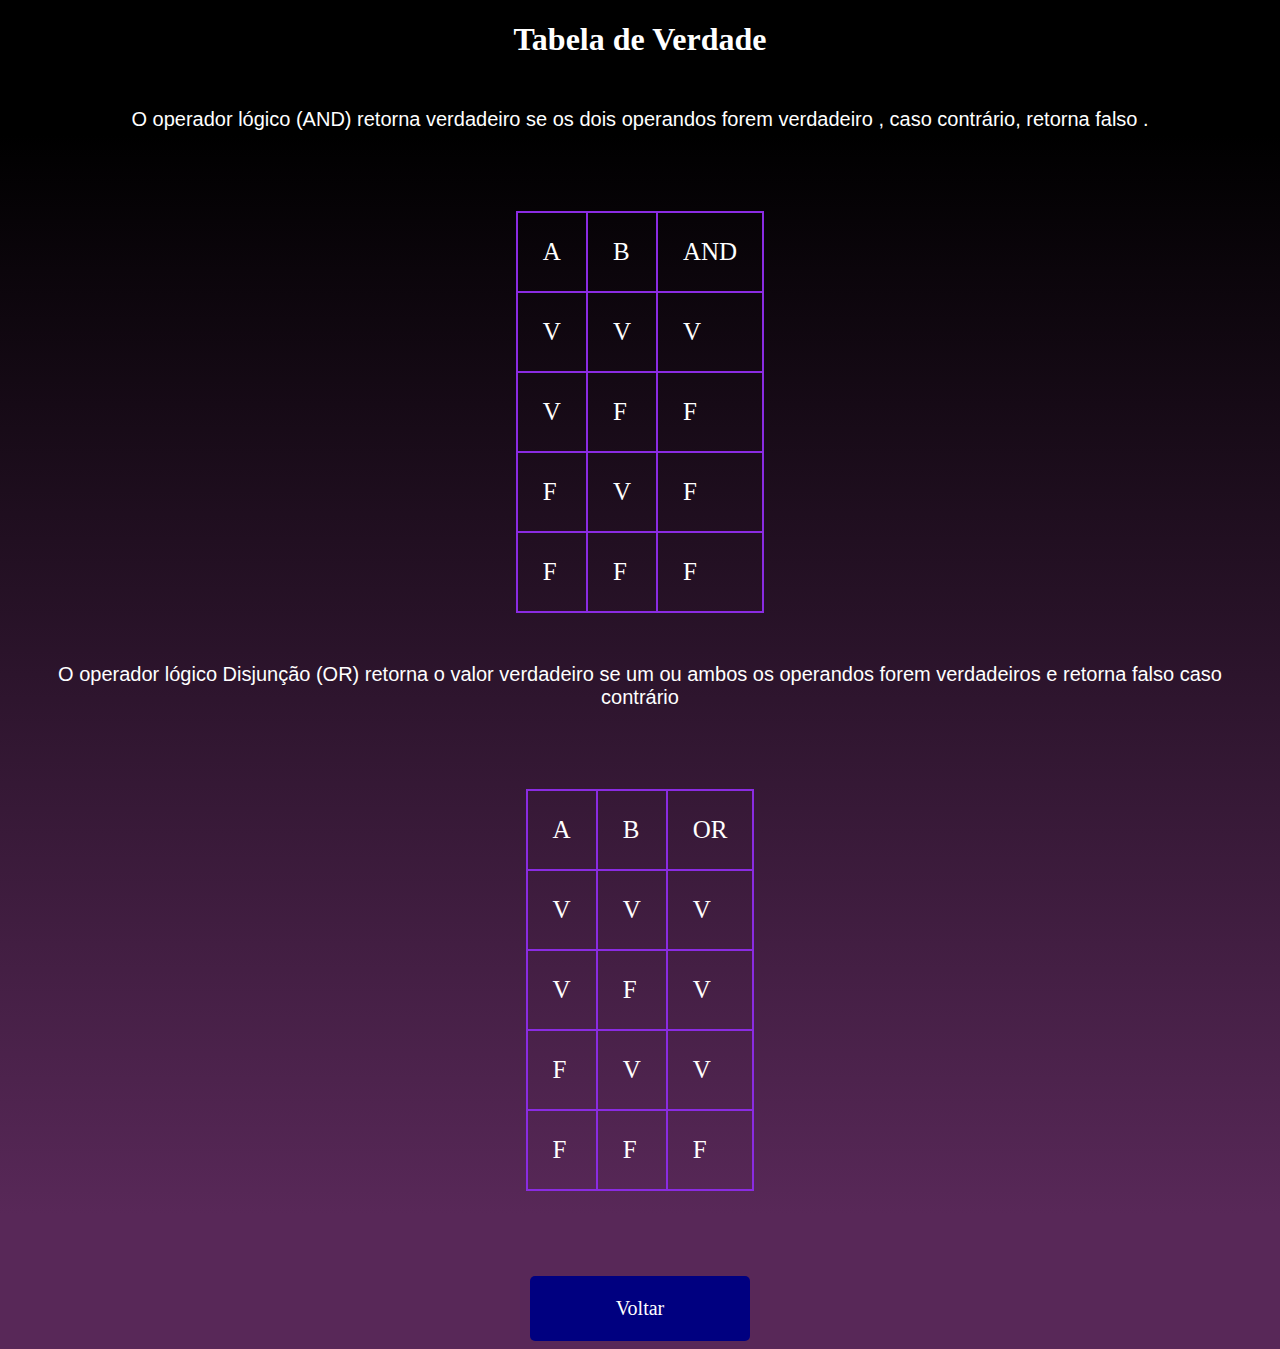
<file: Index.Html>
<!DOCTYPE html>
<html lang="pt-br">
<head>
    <meta charset="UTF-8">
    <meta name="viewport" content="width=device-width, initial-scale=1.0">
    <title>Tabela de Verdade 2</title>
    <link rel="stylesheet" href="style.css">
</head>
<body>
    <h1>Tabela de Verdade </h1>
    <p>O operador lógico (AND) retorna verdadeiro se os dois operandos forem verdadeiro , caso contrário, retorna falso .</p>
 <table class="item">
    <tr>
        <td>A</td>
        <td>B</td>
        <td >AND</td>
    </tr>
    <tr>
         <td>V</td>
         <td>V</td>
         <td>V</td>
    </tr>
    <tr>
         <td>V</td>
         <td>F</td>
         <td>F</td>
    </tr>
    <tr>
         <td>F</td>
         <td>V</td>
         <td>F</td>
    </tr>
    <tr>
         <td>F</td>
         <td>F</td>
         <td>F</td>
    </tr>
 </table>


 <p>O operador lógico Disjunção (OR) retorna o valor verdadeiro se um ou ambos os operandos forem verdadeiros e retorna falso caso contrário</p>

 <table class="item">
    <tr>
        <td>A</td>
        <td>B</td>
        <td >OR</td>
    </tr>
    <tr>
         <td>V</td>
         <td>V</td>
         <td>V</td>
    </tr>
    <tr>
         <td>V</td>
         <td>F</td>
         <td>V</td>
    </tr>
    <tr>
         <td>F</td>
         <td>V</td>
         <td>V</td>
    </tr>
    <tr>
         <td>F</td>
         <td>F</td>
         <td>F</td>
    </tr>
 </table>

<button><a href="TELA.html">Voltar</a></button>

    
</body>
</html>
</file>
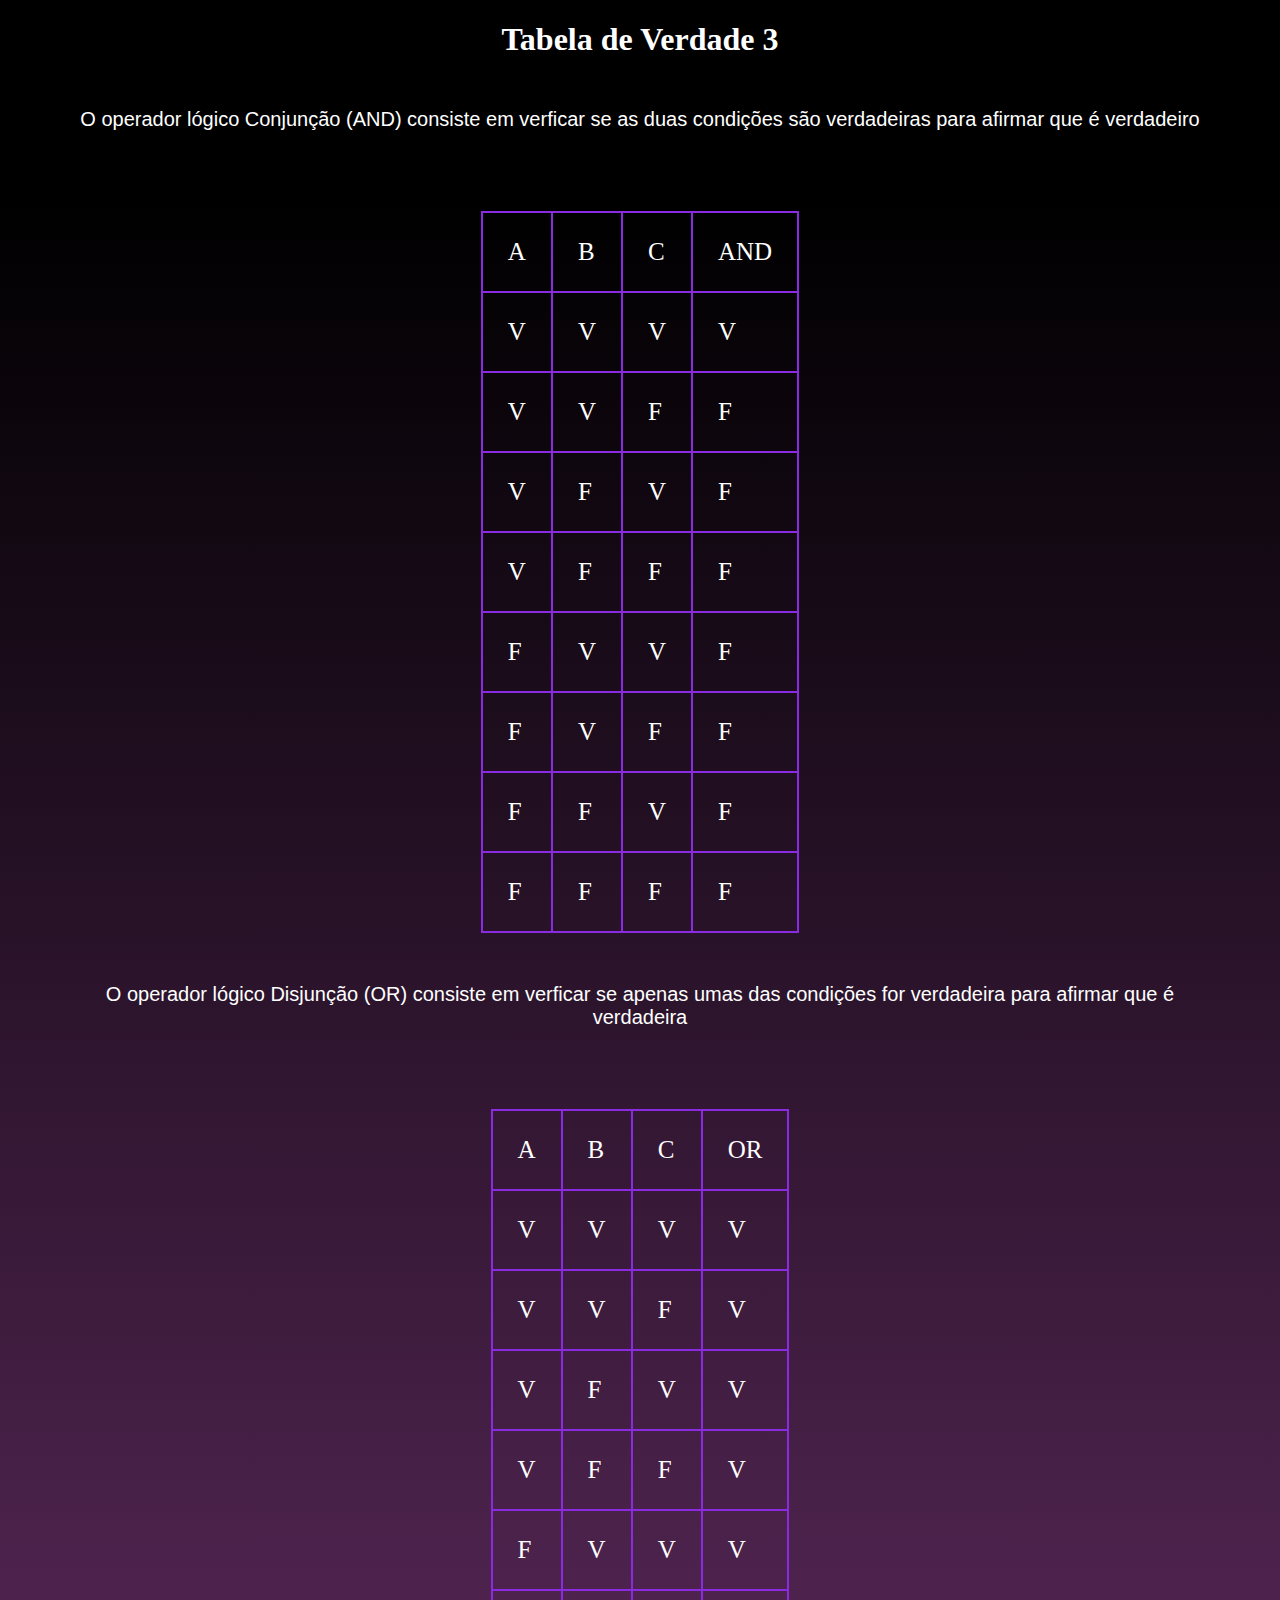
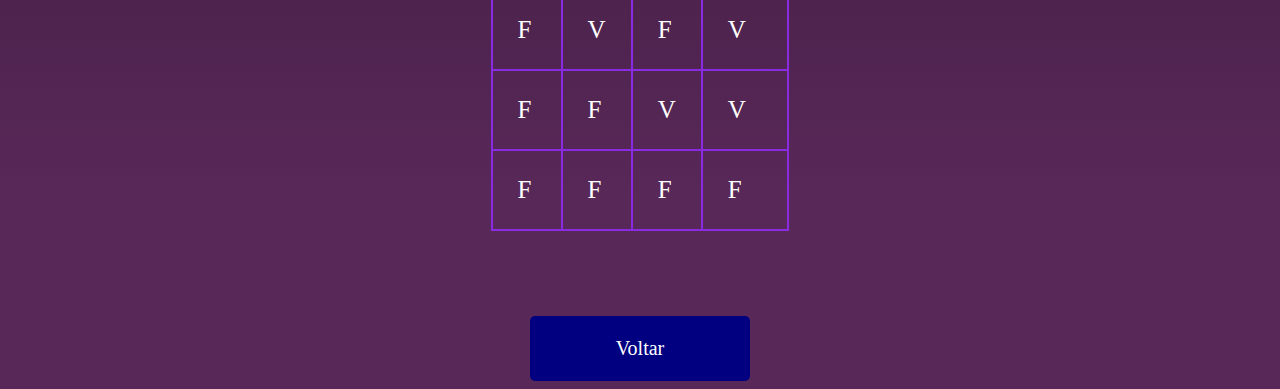
<file: index1.html>
<!DOCTYPE html>
<html lang="Pt-br">
<head>
    <meta charset="UTF-8">
    <meta name="viewport" content="width=device-width, initial-scale=1.0">
    <title>Tabela de verdade 3</title>
    <link rel="stylesheet" href="index1.css">
</head>
<body>
    <h1>Tabela de Verdade 3</h1>
    <p>O operador lógico Conjunção (AND) consiste em verficar se as duas condições são verdadeiras para afirmar que é verdadeiro</p>
    <table class="item">
        <tr>
            <td>A</td>
            <td>B</td>
            <td>C</td>
            <td >AND</td>
        </tr>
        <tr>
             <td>V</td>
             <td>V</td>
             <td>V</td>
             <td>V</td>
        </tr>
        <tr>
             <td>V</td>
             <td>V</td>
             <td>F</td>
             <td>F</td>
        </tr>
        <tr>
             <td>V</td>
             <td>F</td>
             <td>V</td>
             <td>F</td>
        </tr>
        <tr>
            <Td>V</Td>
             <td>F</td>
             <td>F</td>
             <td>F</td>
        </tr>
        <tr>
            <td>F</td>
            <td>V</td>
            <td>V</td>
            <td>F</td>
       </tr>
       <tr>
            <td>F</td>
            <td>V</td>
            <td>F</td>
            <td>F</td>
       </tr>
       <tr>
            <td>F</td>
            <td>F</td>
            <td>V</td>
            <td>F</td>
       </tr>
       <tr>
           <Td>F</Td>
            <td>F</td>
            <td>F</td>
            <td>F</td>
       </tr>
     </table>    

     <p>O operador lógico  Disjunção (OR) consiste em verficar se apenas umas das condições for verdadeira para afirmar que é verdadeira</p>

     <table class="item">
        <tr>
            <td>A</td>
            <td>B</td>
            <td>C</td>
            <td> OR</td>
        </tr>
        <tr>
             <td>V</td>
             <td>V</td>
             <td>V</td>
             <td>V</td>
        </tr>
        <tr>
             <td>V</td>
             <td>V</td>
             <td>F</td>
             <td>V</td>
        </tr>
        <tr>
             <td>V</td>
             <td>F</td>
             <td>V</td>
             <td>V</td>
        </tr>
        <tr>
            <Td>V</Td>
             <td>F</td>
             <td>F</td>
             <td>V</td>
        </tr>
        <tr>
            <td>F</td>
            <td>V</td>
            <td>V</td>
            <td>V</td>
       </tr>
       <tr>
            <td>F</td>
            <td>V</td>
            <td>F</td>
            <td>V</td>
       </tr>
       <tr>
            <td>F</td>
            <td>F</td>
            <td>V</td>
            <td>V</td>
       </tr>
       <tr>
           <Td>F</Td>
            <td>F</td>
            <td>F</td>
            <td>F</td>
       </tr>
     </table>   
     <button><a  class="Botao-voltar"     href="TELA.html">Voltar</a></button>

</body>
</html>
</file>
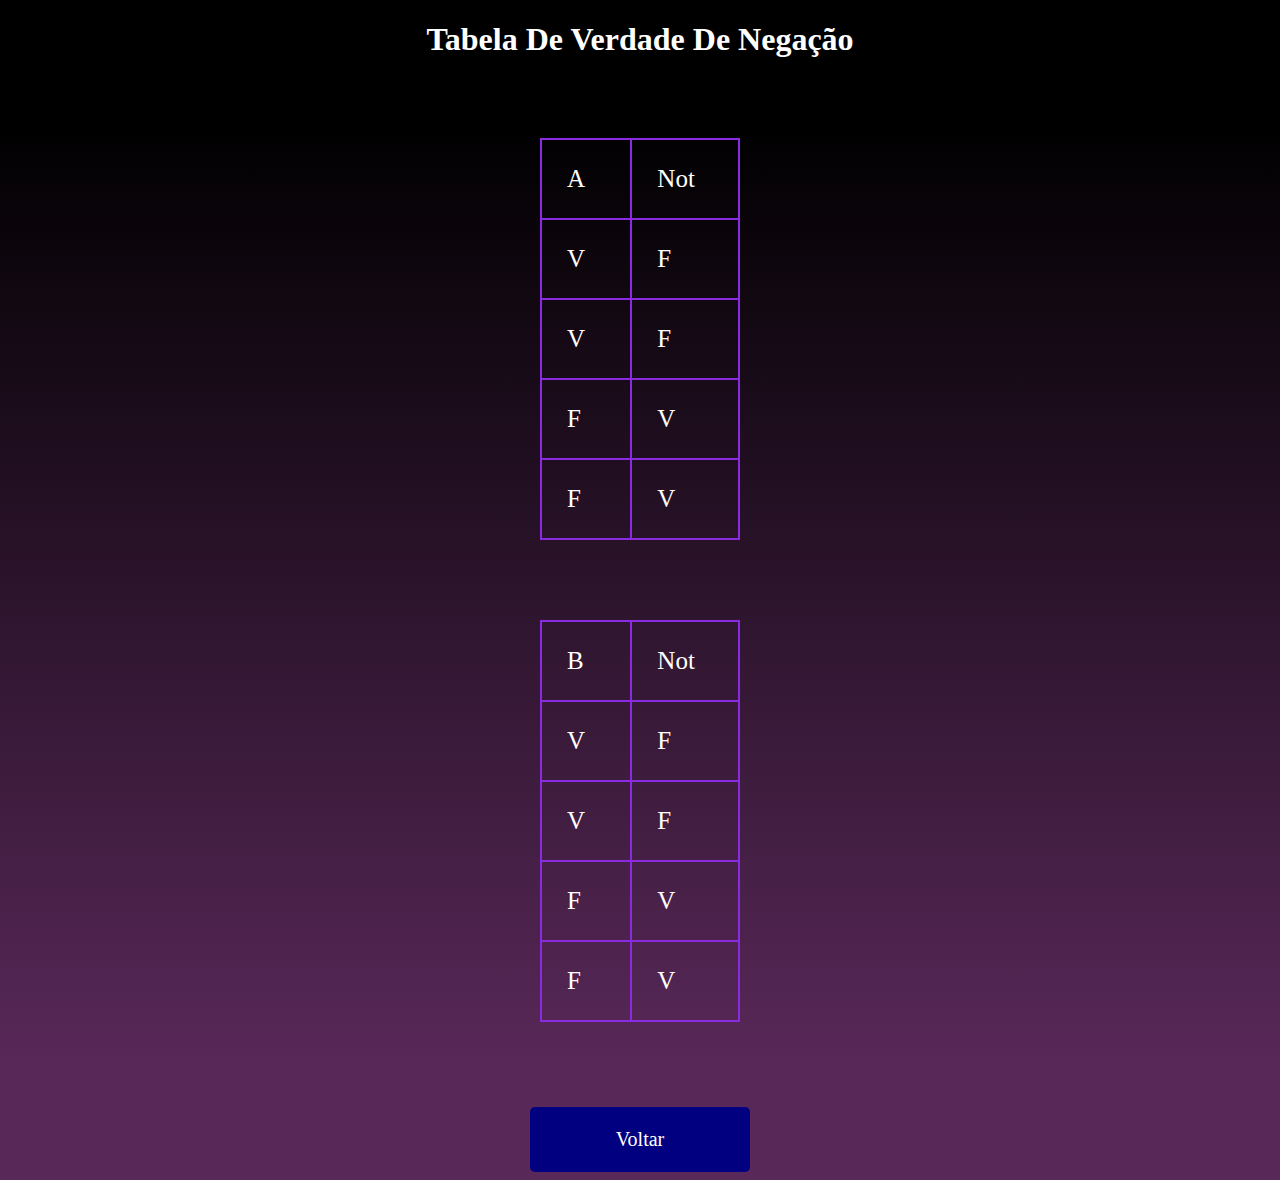
<file: Negação.html>
<!DOCTYPE html>
<html lang="pt-br">
<head>
    <meta charset="UTF-8">
    <meta name="viewport" content="width=device-width, initial-scale=1.0">
    <title>Tabela de negação</title>
    <link rel="stylesheet" href="negação.css">
</head>
<body>
    <h1>Tabela De Verdade De Negação</h1>
    <table class="item">
        <tr>
            <td>A</td>
            <td>Not</td>
        </tr>
        <tr>
             <td>V</td>
             <td>F</td>
        </tr>
        <tr>
             <td>V</td>
             <td>F</td>
        </tr>
        <tr>
             <td>F</td>
             <td>V</td>
        </tr>
        <tr>
             <td>F</td>
             <td>V</td>
        </tr>
     </table>

     <table class="item">
        <tr>
            <td>B</td>
            <td>Not</td>
        </tr>
        <tr>
             <td>V</td>
             <td>F</td>
        </tr>
        <tr>
             <td>V</td>
             <td>F</td>
        </tr>
        <tr>
             <td>F</td>
             <td>V</td>
        </tr>
        <tr>
             <td>F</td>
             <td>V</td>
        </tr>
     </table>
    <button><a  class="Botao-voltar" href="TELA.html">Voltar</a></button>

    
</body>
</html>
</file>
<file: style.css>
.item,tr,td{
    border: 2px solid blueviolet;
    border-collapse: collapse;
    padding: 25px;
    margin: auto;
    margin-top: 80px;
    font-size: 25px; 
    width: 200px;
    color: white;

}

h1{
  text-align: center;
  justify-content: center;
  color: white;


}

P{
 font-family: almarai, sans-serif;
font-style: normal;
font-weight: 300;
font-size: 20px;
text-align: center;
 justify-self: center;
margin: 50px; 
color: white;
}

body{
  background: linear-gradient(to top, rgb(88, 40, 88) 10%, black 90%);
}



button{
  width: 220px;
  height: 65px;
  display: block;
  margin-left: auto;
  margin-right: auto;
  margin-top: 85px;
  border-radius: 5px;
  background-color: #000080;
  font-size: 20px;
  cursor: pointer;
  border: 0;
  box-sizing: border-box;
  font-family:"Open Sans ";
 
   }
 
   a{
     list-style: none;
     text-decoration: none;
     color: white;
   }

  
 
   button:hover{
  animation-name: button;
  animation-duration: 0.5s;
  animation-iteration-count: infinite;
  animation-direction:alternate ;
  animation-timing-function: ease-in-out;
  box-shadow: 0 0 50px 20px  black;


   }

   @keyframes button{


    0%{
      transform: scale(1);
    }

    100%{
      transform: scale(2);
    }
   }
</file>
<file: index1.css>
.item,tr,td{
    border: 2px solid blueviolet;
    border-collapse: collapse;
    padding: 25px;
    margin: auto;
    margin-top: 80px;
    font-size: 25px; 
    width: 200px;
    color: white;
}

P{
    font-family: almarai, sans-serif;
   font-style: normal;
   font-weight: 300;
   font-size: 20px;
   text-align: center;
    justify-self: center;
   margin: 50px; 
   color: white;
   }

   h1{
    color: white;
    text-align: center;
    justify-content: center;
  
  
  }

  body{
    background: linear-gradient(to top, rgb(88, 40, 88) 10%, black 90%);
  }

  button{
    width: 220px;
    height: 65px;
    display: block;
    margin-left: auto;
    margin-right: auto;
    margin-top: 85px;
    border-radius: 5px;
    background-color: #000080;
    font-size: 20px;
    cursor: pointer;
    border: 0;
    box-sizing: border-box;
    font-family:"Open Sans ";
   
     }
   
     a{
       list-style: none;
       text-decoration: none;
       color: white;
     }
   
     button:hover{
      animation-name: button;
      animation-duration: 0.5s;
      animation-iteration-count: infinite;
      animation-direction:alternate ;
      animation-timing-function: ease-in-out;
      box-shadow: 0 0 50px 20px  black;
    
     }

     @keyframes button{


      0%{
        transform: scale(1);
      }
  
      100%{
        transform: scale(2);
      }
     }
</file>
<file: negação.css>
.item,tr,td{
    border: 2px solid blueviolet;
    border-collapse: collapse;
    padding: 25px;
    margin: auto;
    margin-top: 80px;
    font-size: 25px; 
    width: 200px;
    color: white;
   
}

h1{
    text-align: center;
    justify-content: center;
    color: white;
  
  }

  body{
    background: linear-gradient(to top, rgb(88, 40, 88) 10%, black 90%);
  }

  button{
 width: 220px;
 height: 65px;
 display: block;
 margin-left: auto;
 margin-right: auto;
 margin-top: 85px;
 border-radius: 5px;
 background-color: #000080;
 font-size: 20px;
 cursor: pointer;
 border: 0;
 box-sizing: border-box;
 font-family:"Open Sans ";

  }

  a{
    list-style: none;
    text-decoration: none;
    color: white;
  }

  button:hover{
    animation-name: button;
    animation-duration: 0.5s;
    animation-iteration-count: infinite;
    animation-direction:alternate ;
    animation-timing-function: ease-in-out;
    box-shadow: 0 0 50px 20px  black;
  
  }

  @keyframes button{


    0%{
      transform: scale(1);
    }

    100%{
      transform: scale(2);
    }
   }
</file>
